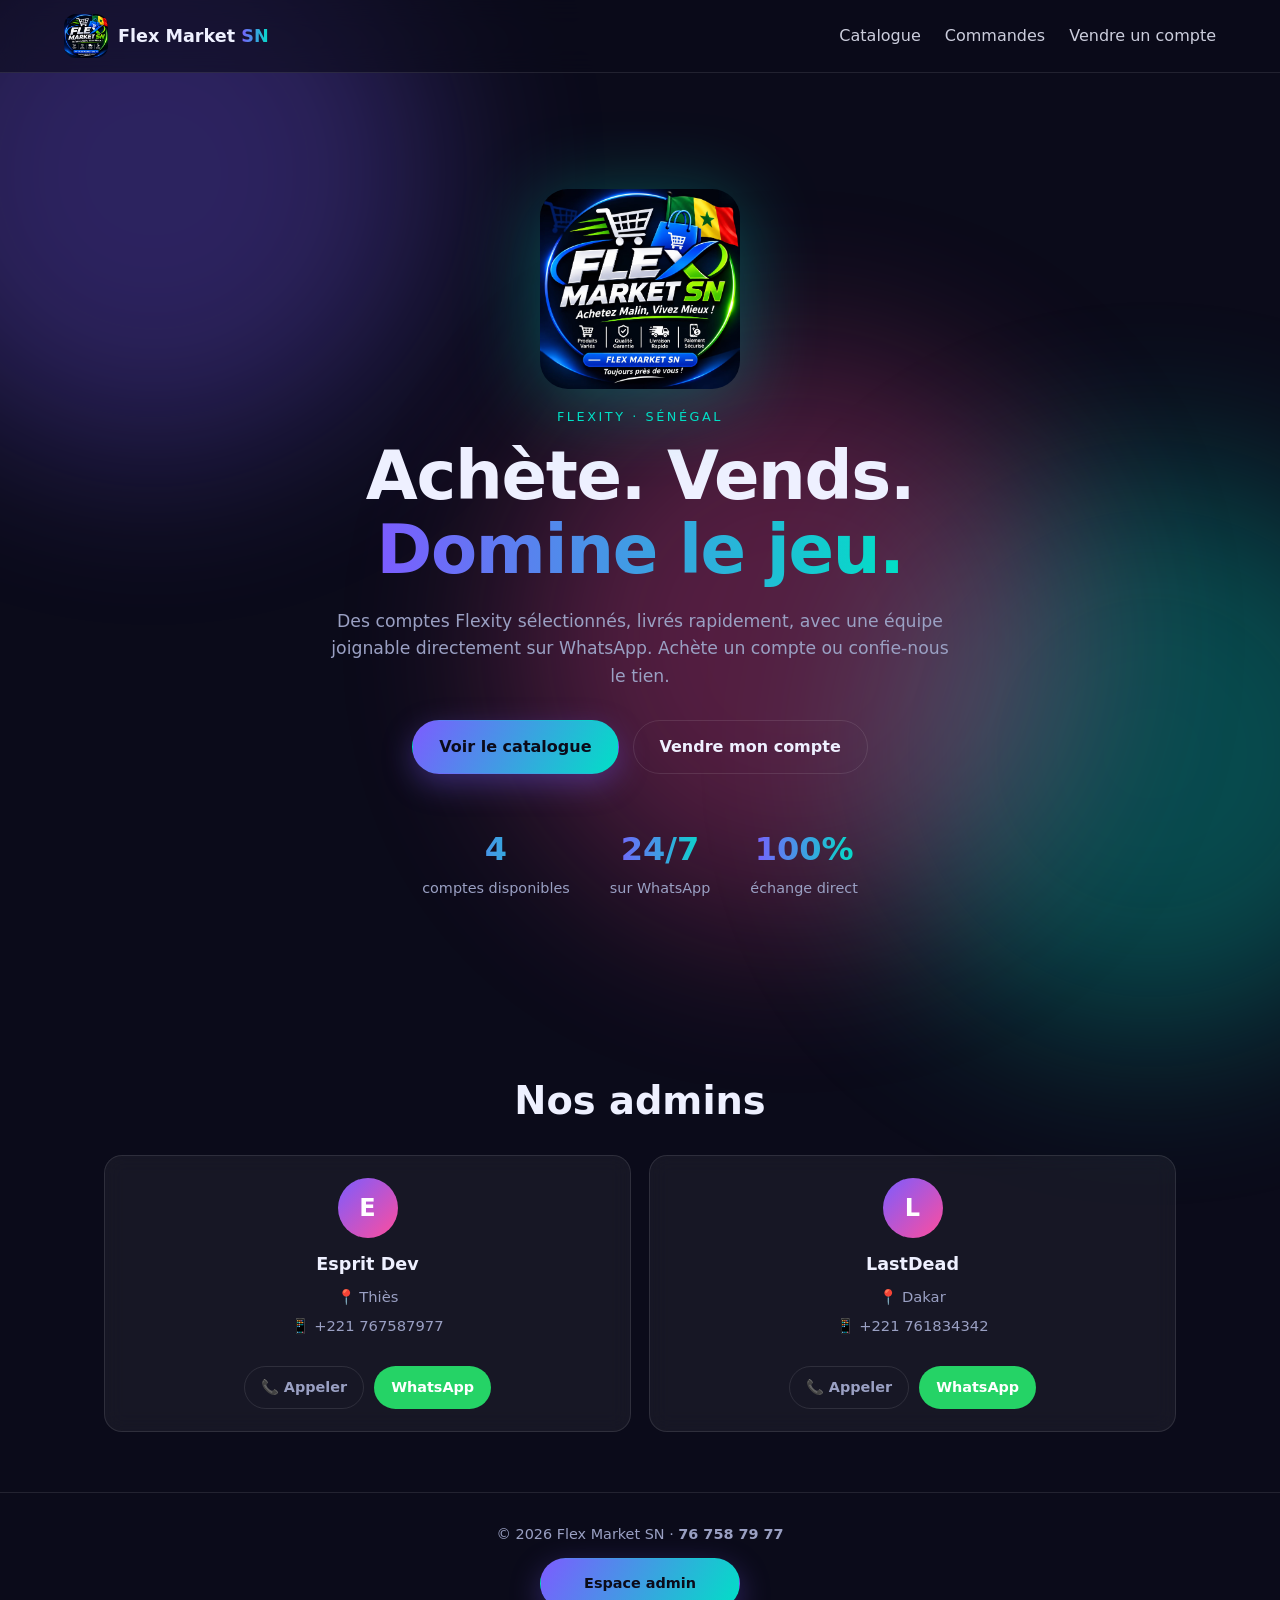
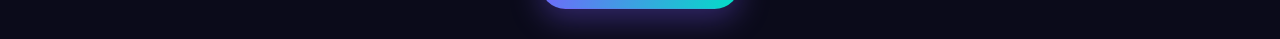
<file: index.html>
<!DOCTYPE html>
<html lang="fr">
<head>
<meta charset="UTF-8">
<meta name="viewport" content="width=device-width, initial-scale=1, viewport-fit=cover">
<title>Flex Market SN — Achète. Vends. Domine le jeu.</title>
<meta name="description" content="Flex Market SN : achat et vente de comptes Flexity au Sénégal.">
<link rel="icon" href="assets/logo.jpg">
<link rel="stylesheet" href="style.css">
</head>
<body>
<div class="page-veil" aria-hidden="true"></div>
<div class="bg-blobs" aria-hidden="true"><span></span><span></span><span></span></div>

<header class="topbar">
  <a href="index.html" class="brand"><img src="assets/logo.jpg" alt="Logo Flex Market SN"><span>Flex Market <b>SN</b></span></a>
  <nav id="menu" class="menu">
    <a href="catalogue.html">Catalogue</a>
    <a href="commandes.html">Commandes</a>
    <a href="vendre.html">Vendre un compte</a>
  </nav>
  <button class="burger" id="burger" aria-label="Ouvrir le menu" aria-expanded="false"><span></span><span></span><span></span></button>
</header>

<main>
  <section class="hero">
    <img class="hero-logo float reveal" src="assets/logo.jpg" alt="">
    <p class="eyebrow reveal">Flexity · Sénégal</p>
    <h1 class="reveal">Achète. Vends.<br><span class="grad">Domine le jeu.</span></h1>
    <p class="lead reveal">Des comptes Flexity sélectionnés, livrés rapidement, avec une équipe joignable directement sur WhatsApp. Achète un compte ou confie-nous le tien.</p>
    <div class="cta reveal">
      <a href="catalogue.html" class="btn primary">Voir le catalogue</a>
      <a href="vendre.html" class="btn ghost">Vendre mon compte</a>
    </div>
    <div class="stats reveal">
      <div><b id="statDispo">0</b><span>comptes disponibles</span></div>
      <div><b>24/7</b><span>sur WhatsApp</span></div>
      <div><b>100%</b><span>échange direct</span></div>
    </div>
  </section>

  <section class="section">
    <h2 class="reveal center">Nos admins</h2>
    <div class="admins" data-admins></div>
  </section>
</main>

<footer class="footer">
  <p>© <span class="annee"></span> Flex Market SN · <b>76 758 79 77</b></p>
  <a href="admin.html" class="btn primary admin-btn">Espace admin</a>
</footer>

<script src="config.js"></script>
<script src="transition.js"></script>
<script src="app.js"></script>
</body>
</html>
</file>
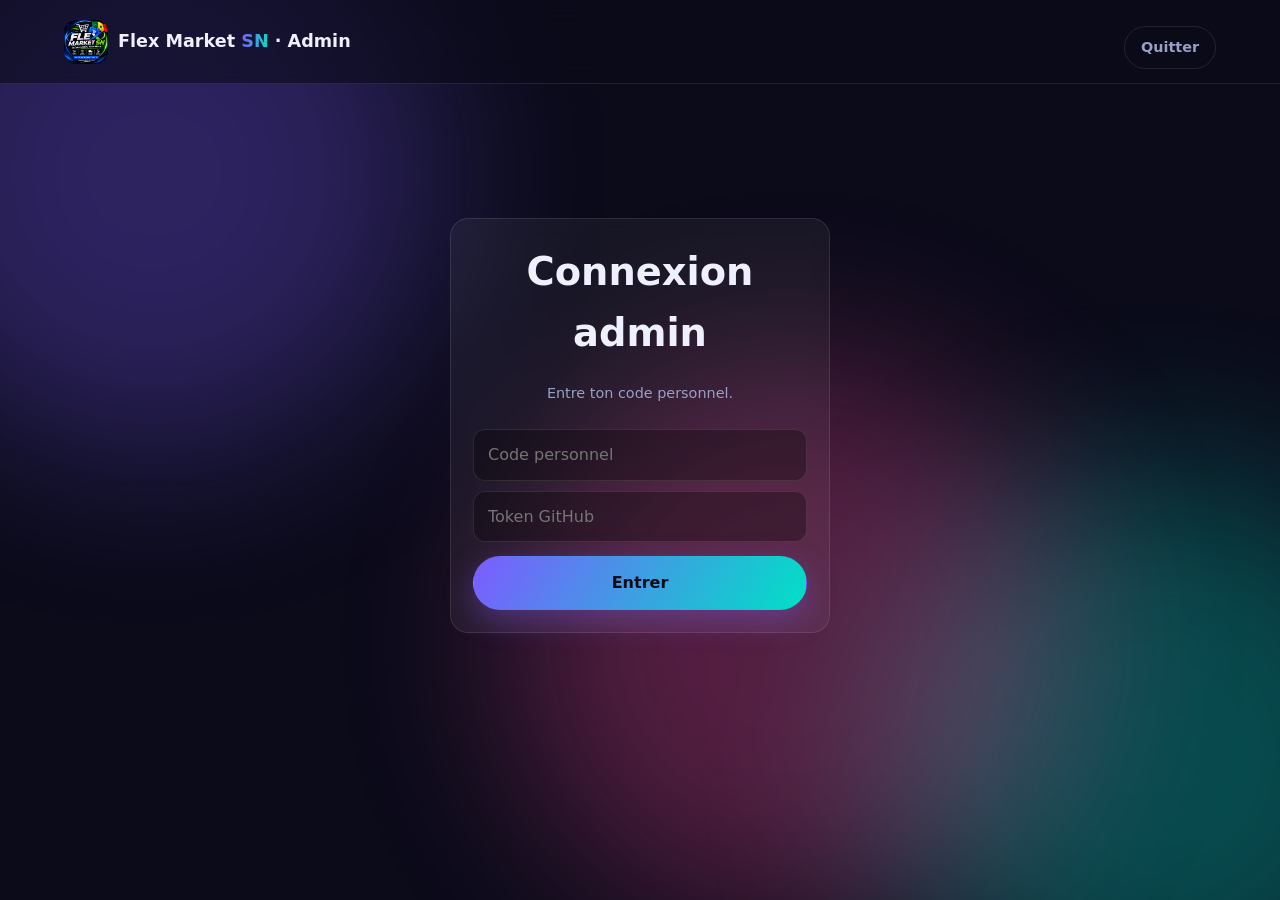
<file: admin.html>
<!DOCTYPE html>
<html lang="fr">
<head>
<meta charset="UTF-8">
<meta name="viewport" content="width=device-width, initial-scale=1, viewport-fit=cover">
<title>Admin — Flex Market SN</title>
<link rel="icon" href="assets/logo.jpg">
<link rel="stylesheet" href="style.css">
<style>
  .admin-wrap{padding:110px 5% 60px;max-width:1100px;margin:0 auto}
  .login{max-width:380px;margin:12vh auto;text-align:center}
  .login input,.adm-form input,.adm-form textarea{width:100%;padding:12px 14px;border-radius:12px;border:1px solid var(--line);background:rgba(0,0,0,.3);color:var(--txt);margin-top:6px}
  .adm-form{display:grid;grid-template-columns:1fr 1fr;gap:14px;margin-bottom:34px}
  .adm-form label{font-size:.9rem;color:var(--mut);display:flex;flex-direction:column}
  .adm-form .full{grid-column:1/-1}
  .list{display:grid;grid-template-columns:repeat(auto-fill,minmax(260px,1fr));gap:18px}
  .list .card{display:flex;flex-direction:column;gap:8px}
  .msg{color:var(--c);font-size:.9rem;margin-top:8px}
  .ok{color:var(--b)}
  .danger{border-color:var(--c);color:var(--c)}
  .adm-line{display:grid;grid-template-columns:1fr 1fr 1.2fr 90px auto auto;gap:8px;align-items:center}
  .adm-line input{padding:10px;border-radius:10px;border:1px solid var(--line);background:rgba(0,0,0,.3);color:var(--txt);width:100%}
  .adm-line .chk{font-size:.85rem;color:var(--mut);display:flex;gap:6px;align-items:center}
  @media(max-width:600px){.adm-form{grid-template-columns:1fr}.adm-line{grid-template-columns:1fr}}
</style>
</head>
<body>
<div class="page-veil" aria-hidden="true"></div>
<div class="bg-blobs" aria-hidden="true"><span></span><span></span><span></span></div>
<header class="topbar">
  <a href="index.html" class="brand"><img src="assets/logo.jpg" alt=""><span>Flex Market <b>SN</b> · Admin</span></a>
  <button class="btn small ghost" id="btnSortir" hidden>Quitter</button>
</header>

<main class="admin-wrap">
  <!-- Connexion -->
  <section id="login" class="card login">
    <h2>Connexion admin</h2>
    <p class="small">Entre ton code personnel.</p>
    <form id="formLogin" style="margin-top:18px">
      <input id="code" type="password" inputmode="numeric" placeholder="Code personnel" required autocomplete="off">
      <input id="token" type="password" placeholder="Token GitHub" required autocomplete="off" style="margin-top:10px">
      <button class="btn primary" style="margin-top:14px;width:100%">Entrer</button>
      <p id="erreur" class="msg" hidden>Code incorrect.</p>
    </form>
  </section>

  <!-- Espace admin -->
  <section id="espace" hidden>
    <p class="small" style="margin-bottom:20px">Connecté : <b id="qui"></b></p>
    <h2>Ajouter un compte</h2>
    <form id="formAjout" class="card adm-form" style="margin-top:18px">
      <label>Titre <input id="titre" required placeholder="Compte Flexity Premium"></label>
      <label>Prix (FCFA) <input id="prix" type="number" min="0" required></label>
      <label class="full">Description <textarea id="desc" rows="3"></textarea></label>
      <label class="full">Photo ou vidéo (vidéo max 2 minutes)
        <input id="fichier" type="file" accept="image/*,video/*" required>
      </label>
      <button class="btn primary full" type="submit">Publier au catalogue</button>
      <p id="msg" class="msg full" hidden></p>
    </form>

    <h2>Comptes publiés</h2>
    <div id="liste" class="list" style="margin-top:18px"></div>
    <p id="msgListe" class="msg" hidden></p>
  </section>

  <!-- Gestion des admins (super admin uniquement) -->
  <section id="gestion" class="card" hidden style="margin-top:40px">
    <h2>Gestion des admins</h2>
    <p class="small" style="margin:8px 0 18px">Modifie les infos, décoche « Actif » pour bloquer un admin (il ne peut plus se connecter et disparaît du site), ajoute ou supprime. Puis clique sur <b>Publier sur le site</b>.</p>
    <div id="listeAdmins" class="list" style="grid-template-columns:1fr;gap:12px"></div>
    <div class="cta" style="margin-top:18px;gap:10px;justify-content:flex-start">
      <button class="btn ghost" id="ajouterAdmin" type="button">+ Ajouter un admin</button>
      <button class="btn primary" id="exporterConfig" type="button">Publier sur le site</button>
    </div>
    <p id="msgGestion" class="msg" hidden></p>
  </section>
</main>

<script src="config.js"></script>
<script src="transition.js"></script>
<script src="github.js"></script>
<script src="admin.js"></script>
</body>
</html>
</file>
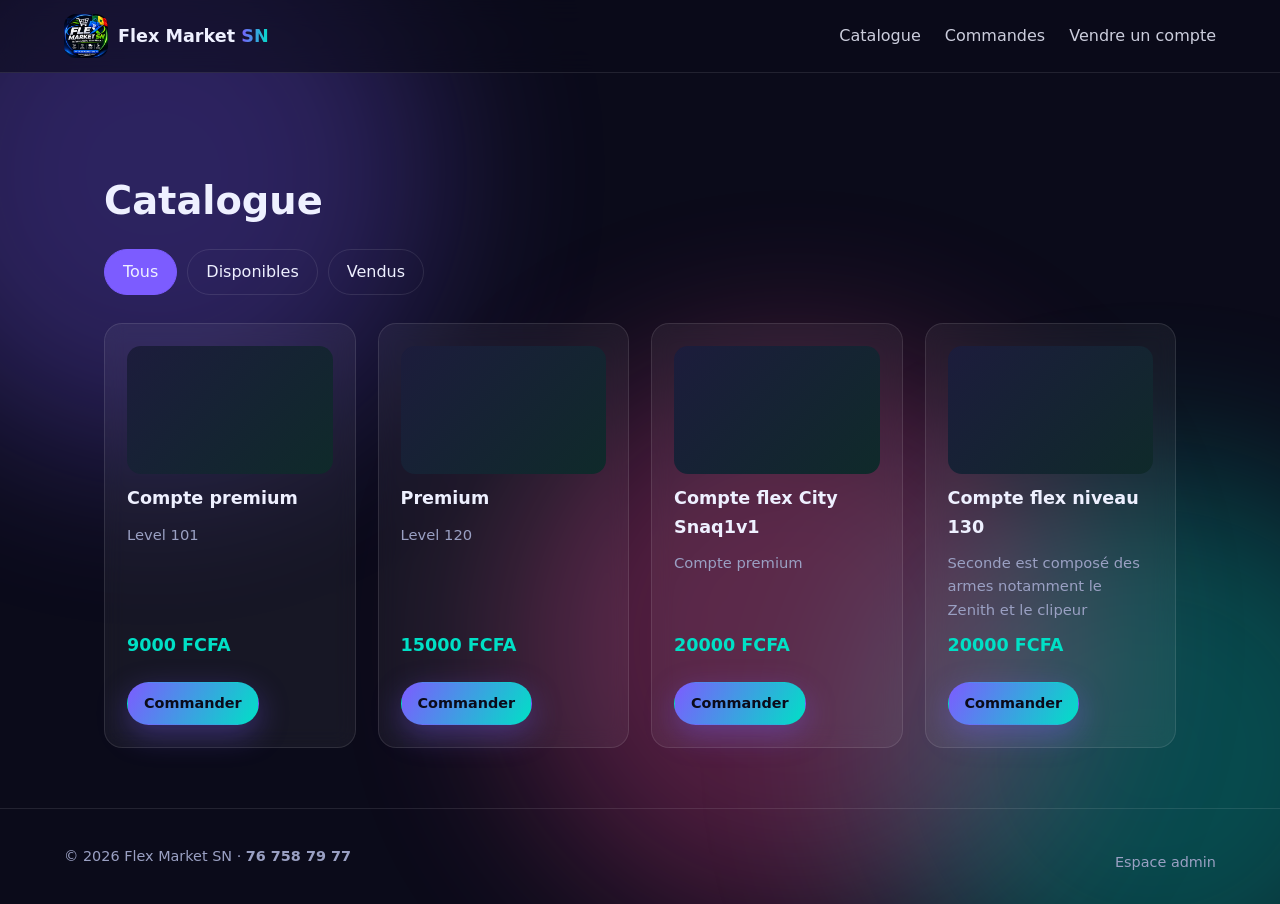
<file: catalogue.html>
<!DOCTYPE html>
<html lang="fr">
<head>
<meta charset="UTF-8">
<meta name="viewport" content="width=device-width, initial-scale=1, viewport-fit=cover">
<title>Catalogue — Flex Market SN</title>
<link rel="icon" href="assets/logo.jpg">
<link rel="stylesheet" href="style.css">
</head>
<body>
<div class="page-veil" aria-hidden="true"></div>
<div class="bg-blobs" aria-hidden="true"><span></span><span></span><span></span></div>

<header class="topbar">
  <a href="index.html" class="brand"><img src="assets/logo.jpg" alt="Logo Flex Market SN"><span>Flex Market <b>SN</b></span></a>
  <nav id="menu" class="menu">
    <a href="catalogue.html">Catalogue</a>
    <a href="commandes.html">Commandes</a>
    <a href="vendre.html">Vendre un compte</a>
  </nav>
  <button class="burger" id="burger" aria-label="Ouvrir le menu" aria-expanded="false"><span></span><span></span><span></span></button>
</header>

<main>
  <section class="section">
    <h2 class="reveal">Catalogue</h2>
    <div class="filters reveal">
      <button data-f="tous" class="on">Tous</button>
      <button data-f="dispo">Disponibles</button>
      <button data-f="vendu">Vendus</button>
    </div>
    <div id="grille" class="grid"></div>
  </section>
</main>

<footer class="footer">
  <p>© <span class="annee"></span> Flex Market SN · <b>76 758 79 77</b></p>
  <a href="admin.html" class="small">Espace admin</a>
</footer>

<script src="config.js"></script>
<script src="transition.js"></script>
<script src="app.js"></script>
</body>
</html>
</file>
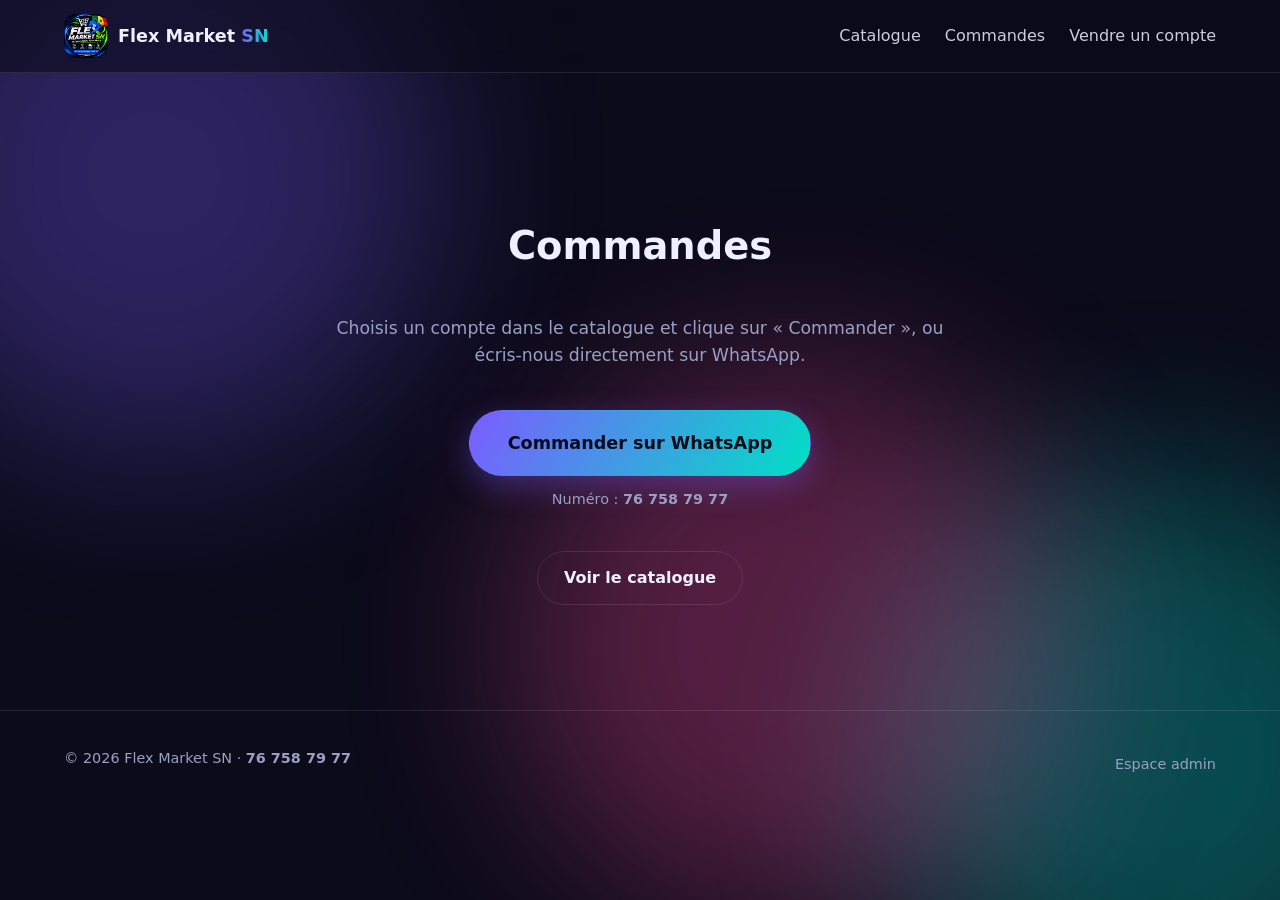
<file: commandes.html>
<!DOCTYPE html>
<html lang="fr">
<head>
<meta charset="UTF-8">
<meta name="viewport" content="width=device-width, initial-scale=1, viewport-fit=cover">
<title>Commandes — Flex Market SN</title>
<link rel="icon" href="assets/logo.jpg">
<link rel="stylesheet" href="style.css">
</head>
<body>
<div class="page-veil" aria-hidden="true"></div>
<div class="bg-blobs" aria-hidden="true"><span></span><span></span><span></span></div>

<header class="topbar">
  <a href="index.html" class="brand"><img src="assets/logo.jpg" alt="Logo Flex Market SN"><span>Flex Market <b>SN</b></span></a>
  <nav id="menu" class="menu">
    <a href="catalogue.html">Catalogue</a>
    <a href="commandes.html">Commandes</a>
    <a href="vendre.html">Vendre un compte</a>
  </nav>
  <button class="burger" id="burger" aria-label="Ouvrir le menu" aria-expanded="false"><span></span><span></span><span></span></button>
</header>

<main>
  <section class="section center page-center">
    <h2 class="reveal">Commandes</h2>
    <p class="lead reveal">Choisis un compte dans le catalogue et clique sur « Commander », ou écris-nous directement sur WhatsApp.</p>
    <a id="btnCommander" class="btn primary big reveal" target="_blank" rel="noopener" href="#">Commander sur WhatsApp</a>
    <p class="small reveal">Numéro : <b>76 758 79 77</b></p>
    <div class="cta reveal" style="margin-top:40px">
      <a href="catalogue.html" class="btn ghost">Voir le catalogue</a>
    </div>
  </section>
</main>

<footer class="footer">
  <p>© <span class="annee"></span> Flex Market SN · <b>76 758 79 77</b></p>
  <a href="admin.html" class="small">Espace admin</a>
</footer>

<script src="config.js"></script>
<script src="transition.js"></script>
<script src="app.js"></script>
</body>
</html>
</file>
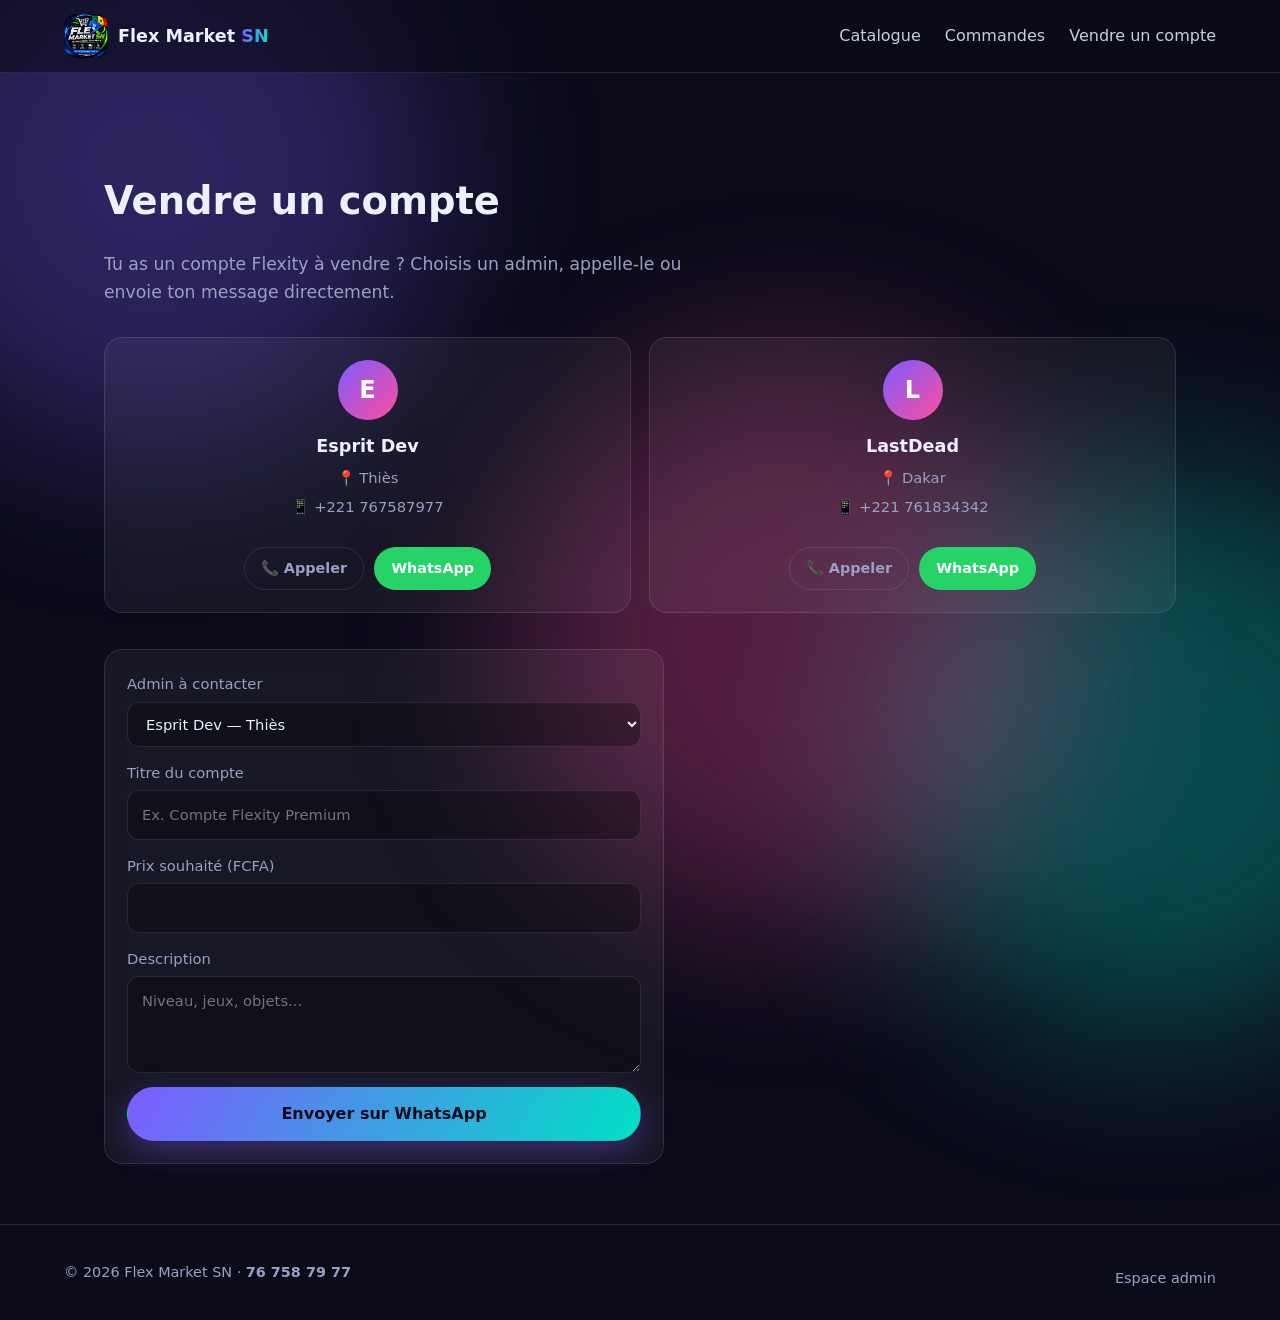
<file: vendre.html>
<!DOCTYPE html>
<html lang="fr">
<head>
<meta charset="UTF-8">
<meta name="viewport" content="width=device-width, initial-scale=1, viewport-fit=cover">
<title>Vendre un compte — Flex Market SN</title>
<link rel="icon" href="assets/logo.jpg">
<link rel="stylesheet" href="style.css">
</head>
<body>
<div class="page-veil" aria-hidden="true"></div>
<div class="bg-blobs" aria-hidden="true"><span></span><span></span><span></span></div>

<header class="topbar">
  <a href="index.html" class="brand"><img src="assets/logo.jpg" alt="Logo Flex Market SN"><span>Flex Market <b>SN</b></span></a>
  <nav id="menu" class="menu">
    <a href="catalogue.html">Catalogue</a>
    <a href="commandes.html">Commandes</a>
    <a href="vendre.html">Vendre un compte</a>
  </nav>
  <button class="burger" id="burger" aria-label="Ouvrir le menu" aria-expanded="false"><span></span><span></span><span></span></button>
</header>

<main>
  <section class="section">
    <h2 class="reveal">Vendre un compte</h2>
    <p class="lead reveal" style="margin-left:0">Tu as un compte Flexity à vendre ? Choisis un admin, appelle-le ou envoie ton message directement.</p>
    <div class="admins" data-admins></div>

    <form id="formVente" class="card form reveal">
      <label>Admin à contacter
        <select id="selAdmin" required></select>
      </label>
      <label>Titre du compte <input id="vTitre" required placeholder="Ex. Compte Flexity Premium"></label>
      <label>Prix souhaité (FCFA) <input id="vPrix" type="number" min="0" required></label>
      <label>Description <textarea id="vDesc" rows="3" placeholder="Niveau, jeux, objets..."></textarea></label>
      <button class="btn primary" type="submit">Envoyer sur WhatsApp</button>
    </form>
  </section>
</main>

<footer class="footer">
  <p>© <span class="annee"></span> Flex Market SN · <b>76 758 79 77</b></p>
  <a href="admin.html" class="small">Espace admin</a>
</footer>

<script src="config.js"></script>
<script src="transition.js"></script>
<script src="app.js"></script>
</body>
</html>
</file>
<file: style.css>
:root{--bg:#0b0b1a;--card:rgba(255,255,255,.05);--line:rgba(255,255,255,.1);--txt:#eef0ff;--mut:#9aa0c3;--a:#7c5cff;--b:#00e0c6;--c:#ff4d9d;--wa:#25d366}
*{box-sizing:border-box;margin:0;padding:0}
html{scroll-behavior:smooth;scroll-padding-top:90px}
body{font-family:system-ui,-apple-system,"Segoe UI",Roboto,sans-serif;background:var(--bg);color:var(--txt);line-height:1.6;overflow-x:hidden;min-height:100vh}
a{color:inherit;text-decoration:none}
img,video{max-width:100%;display:block}
button,input,select,textarea{font:inherit;color:inherit}

/* Fond animé */
.bg-blobs span{position:fixed;width:44vmax;height:44vmax;border-radius:50%;filter:blur(90px);opacity:.3;z-index:-1;animation:float 18s ease-in-out infinite}
.bg-blobs span:nth-child(1){background:var(--a);top:-12%;left:-10%}
.bg-blobs span:nth-child(2){background:var(--b);bottom:-15%;right:-12%;animation-delay:-6s}
.bg-blobs span:nth-child(3){background:var(--c);top:40%;left:40%;animation-delay:-12s}
@keyframes float{50%{transform:translate(6vw,4vh) scale(1.12)}}

/* Barre du haut */
.topbar{position:fixed;top:0;left:0;right:0;display:flex;justify-content:space-between;align-items:center;padding:14px 5%;padding-top:calc(14px + env(safe-area-inset-top,0px));backdrop-filter:blur(14px);background:rgba(11,11,26,.6);border-bottom:1px solid var(--line);z-index:50}
.brand{display:flex;align-items:center;gap:10px;font-weight:700;font-size:1.1rem}
.brand img{width:44px;height:44px;border-radius:12px;object-fit:cover}
.brand b{background:linear-gradient(90deg,var(--a),var(--b));-webkit-background-clip:text;background-clip:text;color:transparent}
.menu{display:flex;gap:24px}
.menu a{opacity:.85;transition:.25s}
.menu a:hover{opacity:1;color:var(--b)}
.burger{display:none;background:none;border:0;width:34px;height:26px;cursor:pointer;flex-direction:column;justify-content:space-between}
.burger span{height:3px;background:var(--txt);border-radius:3px;transition:.3s}
.burger.open span:nth-child(1){transform:translateY(11px) rotate(45deg)}
.burger.open span:nth-child(2){opacity:0}
.burger.open span:nth-child(3){transform:translateY(-11px) rotate(-45deg)}
@media(max-width:760px){
  .burger{display:flex}
  .menu{position:fixed;top:0;right:0;height:100vh;width:72%;flex-direction:column;justify-content:center;align-items:center;gap:34px;font-size:1.2rem;background:rgba(11,11,26,.97);transform:translateX(105%);transition:transform .4s ease;padding-top:env(safe-area-inset-top,0px)}
  .menu.open{transform:none}
}

/* Sections */
main{padding-top:80px}
section{padding:90px 5% 60px;max-width:1200px;margin:0 auto}
section.alt{background:rgba(255,255,255,.02);max-width:none}
section.alt>*{max-width:1200px;margin-left:auto;margin-right:auto}
.center{text-align:center}
h1{font-size:clamp(2.2rem,6vw,4.2rem);font-weight:800;line-height:1.1;letter-spacing:-.02em}
h2{font-size:clamp(1.6rem,4vw,2.4rem);margin-bottom:18px}
h2.sub{margin-top:70px}
.grad{background:linear-gradient(90deg,var(--a),var(--b),var(--c));background-size:200% auto;-webkit-background-clip:text;background-clip:text;color:transparent;animation:shine 6s linear infinite}
@keyframes shine{to{background-position:200% center}}
.eyebrow{color:var(--b);text-transform:uppercase;letter-spacing:.2em;font-size:.8rem;margin-bottom:12px}
.lead{color:var(--mut);max-width:620px;margin:20px auto 30px;font-size:1.08rem}
.small{color:var(--mut);font-size:.9rem;margin-top:12px}

/* Hero */
.hero{min-height:100vh;display:flex;flex-direction:column;align-items:center;justify-content:center;text-align:center}
.hero-logo{width:200px;height:200px;margin:0 auto 18px;border-radius:28px;object-fit:cover;filter:drop-shadow(0 10px 40px rgba(0,224,198,.35))}
.float{animation:bob 4s ease-in-out infinite}
@keyframes bob{50%{transform:translateY(-12px)}}
.cta{display:flex;gap:14px;justify-content:center;flex-wrap:wrap}
.stats{display:flex;gap:40px;justify-content:center;margin-top:50px;flex-wrap:wrap}
.stats b{display:block;font-size:2rem;background:linear-gradient(90deg,var(--a),var(--b));-webkit-background-clip:text;background-clip:text;color:transparent}
.stats span{color:var(--mut);font-size:.9rem}

/* Boutons */
.btn{display:inline-flex;align-items:center;justify-content:center;gap:8px;padding:13px 26px;border-radius:999px;border:1px solid transparent;cursor:pointer;transition:transform .25s,box-shadow .25s,background .25s;background:none;font-weight:600}
.btn:hover{transform:translateY(-3px)}
.btn.primary{background:linear-gradient(120deg,var(--a),var(--b));color:#0b0b1a;box-shadow:0 10px 30px rgba(124,92,255,.35)}
.btn.ghost{border-color:var(--line)}
.btn.ghost:hover{border-color:var(--b);color:var(--b)}
.btn.wa{background:var(--wa);color:#fff}
.btn.big{padding:18px 38px;font-size:1.1rem;margin-top:10px}
.btn.small{padding:9px 16px;font-size:.9rem}
.row{display:flex;justify-content:space-between;align-items:center;gap:10px;flex-wrap:wrap;margin-top:auto}

/* Cartes */
.card{background:var(--card);border:1px solid var(--line);border-radius:var(--r,18px);padding:22px;backdrop-filter:blur(10px);transition:transform .35s,border-color .35s,box-shadow .35s}
.card:hover{transform:translateY(-6px);border-color:rgba(0,224,198,.4);box-shadow:0 20px 50px rgba(0,0,0,.4)}
.admins{display:grid;grid-template-columns:repeat(auto-fit,minmax(200px,1fr));gap:18px;margin-top:24px}
.admin{text-align:center;display:flex;flex-direction:column;gap:6px}
.avatar{width:60px;height:60px;border-radius:50%;margin:0 auto 6px;display:grid;place-items:center;font-size:1.5rem;font-weight:800;background:linear-gradient(135deg,var(--a),var(--c));color:#fff}
.admin h3{font-size:1.1rem}
.admin p{color:var(--mut);font-size:.92rem}
.admin .row{justify-content:center;margin-top:10px}

/* Catalogue */
.filters{display:flex;gap:10px;margin-bottom:28px;flex-wrap:wrap}
.filters button{padding:9px 18px;border-radius:999px;border:1px solid var(--line);background:none;cursor:pointer;transition:.25s}
.filters button.on,.filters button:hover{background:var(--a);border-color:var(--a)}
.grid{display:grid;grid-template-columns:repeat(auto-fill,minmax(250px,1fr));gap:22px}
.produit{display:flex;flex-direction:column;gap:10px}
.media{position:relative;aspect-ratio:16/10;border-radius:14px;overflow:hidden;background:linear-gradient(135deg,#1c1c3c,#0f2a2a)}
.media img,.media video{width:100%;height:100%;object-fit:cover}
.ph{height:100%;display:grid;place-items:center;font-size:2.4rem;font-weight:900;color:var(--b);opacity:.7}
.produit h3{font-size:1.1rem}
.desc{color:var(--mut);font-size:.92rem}
.prix{color:var(--b);font-size:1.1rem}
.sold{position:absolute;top:12px;left:12px;background:var(--c);color:#fff;font-weight:800;font-size:.75rem;padding:5px 10px;border-radius:6px;letter-spacing:.05em;animation:pulse 1.6s infinite}
@keyframes pulse{50%{opacity:.6}}
.is-sold{opacity:.7;filter:grayscale(.4)}
.is-sold .btn{pointer-events:none}

/* Formulaire */
.form{display:flex;flex-direction:column;gap:14px;margin-top:36px;max-width:560px}
.form label{display:flex;flex-direction:column;gap:6px;font-size:.92rem;color:var(--mut)}
.form input,.form select,.form textarea{padding:12px 14px;border-radius:12px;border:1px solid var(--line);background:rgba(0,0,0,.3);color:var(--txt);outline:none}
.form input:focus,.form select:focus,.form textarea:focus{border-color:var(--b)}
.form option{background:#14142b}

/* Animation d'apparition */
.reveal{opacity:0;transform:translateY(30px);transition:opacity .8s ease,transform .8s ease}
.reveal.in{opacity:1;transform:none}

.footer{display:flex;justify-content:space-between;align-items:center;flex-wrap:wrap;gap:12px;padding:30px 5% calc(30px + env(safe-area-inset-bottom,0px));border-top:1px solid var(--line);color:var(--mut);font-size:.9rem}

@media(max-width:760px){
  .hero-logo{width:150px;height:150px}
  .stats{gap:24px}
  section{padding-left:5%;padding-right:5%}
}
/* Rideau de transition entre pages */
.page-veil{position:fixed;inset:0;z-index:999;pointer-events:none;background:linear-gradient(120deg,var(--a),var(--b) 60%,var(--c));transform:translateY(0);transition:transform .55s cubic-bezier(.7,0,.2,1)}
body.ready .page-veil{transform:translateY(-100%)}
body.page-out .page-veil{transform:translateY(0)}
body.page-out main{opacity:0;transform:translateY(-24px);transition:opacity .4s,transform .4s}
main{transition:opacity .4s,transform .4s}
.page-center{min-height:70vh;display:flex;flex-direction:column;align-items:center;justify-content:center;text-align:center}

@media (prefers-reduced-motion:reduce){*{animation:none!important;transition:none!important}.reveal{opacity:1;transform:none}.page-veil{display:none}}
.admin-btn{margin:0 auto;min-width:200px}
.footer:has(.admin-btn){justify-content:center;flex-direction:column;text-align:center}
</file>
